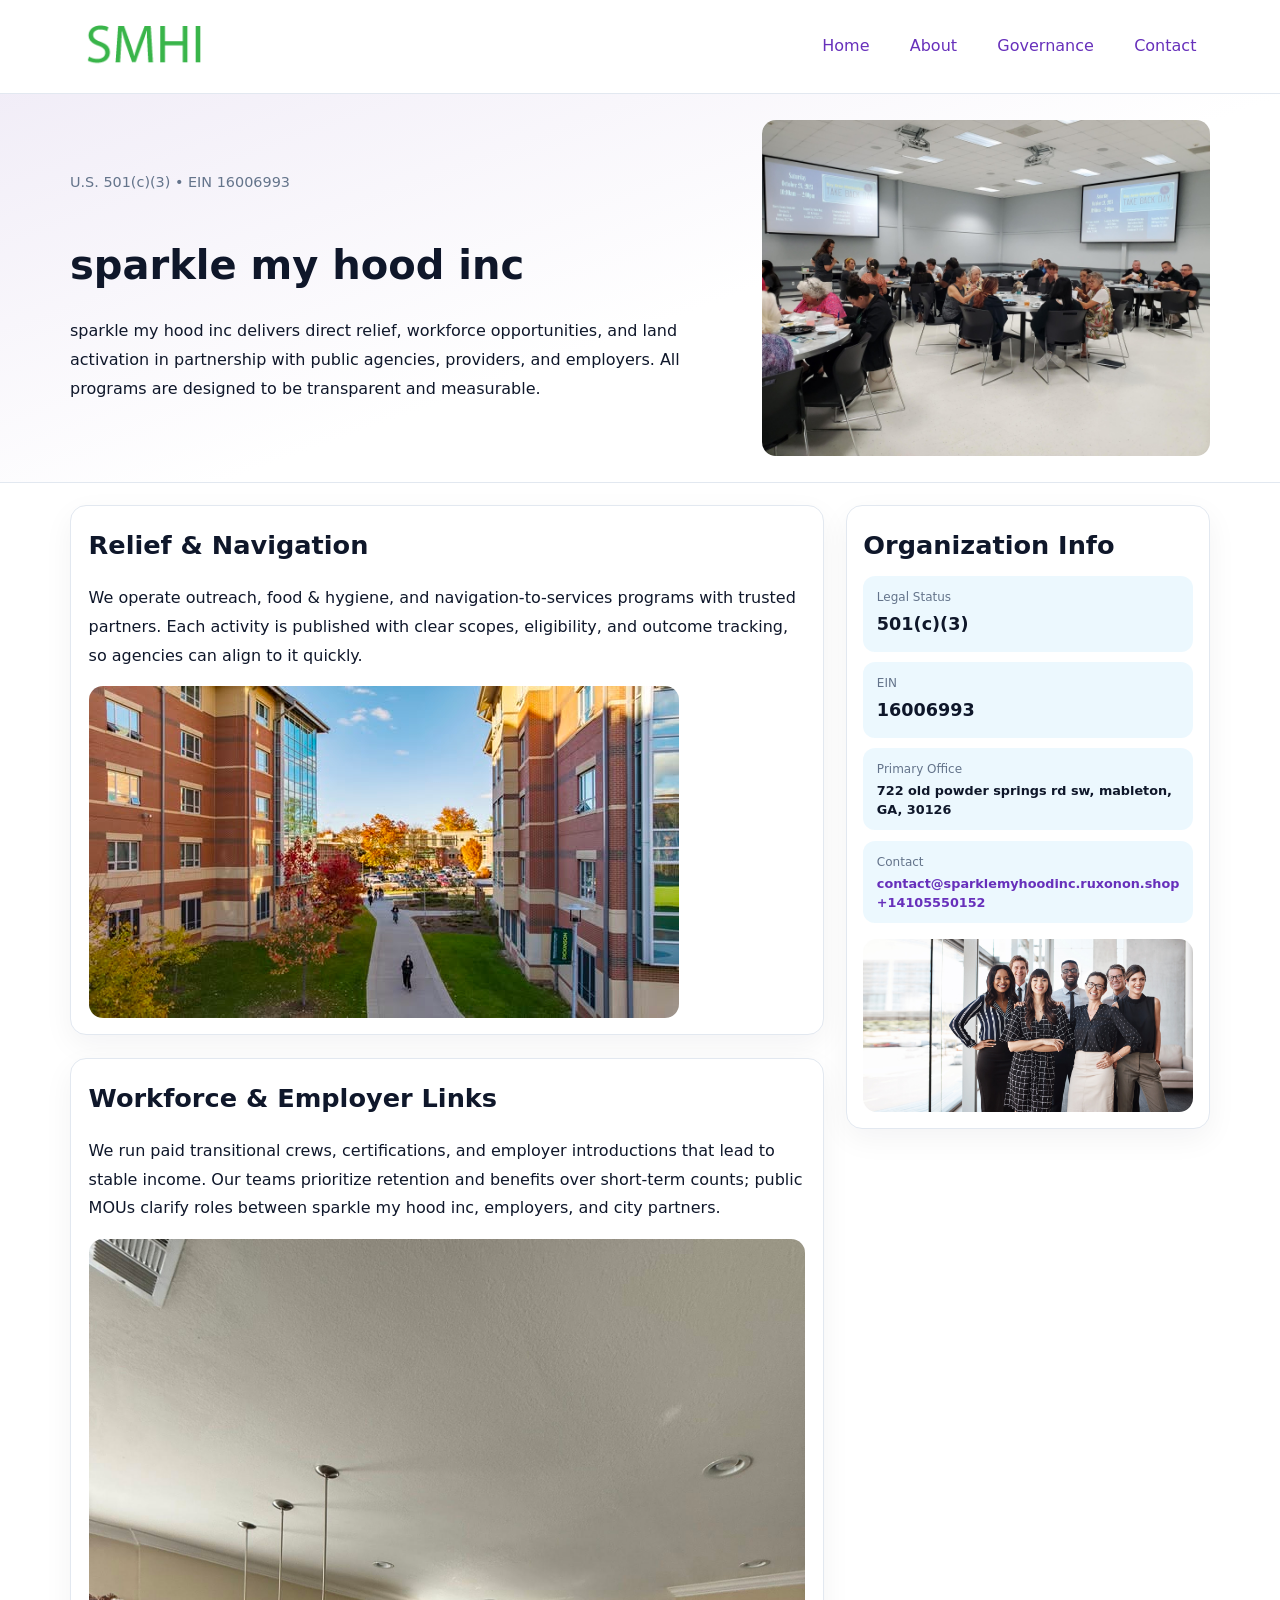
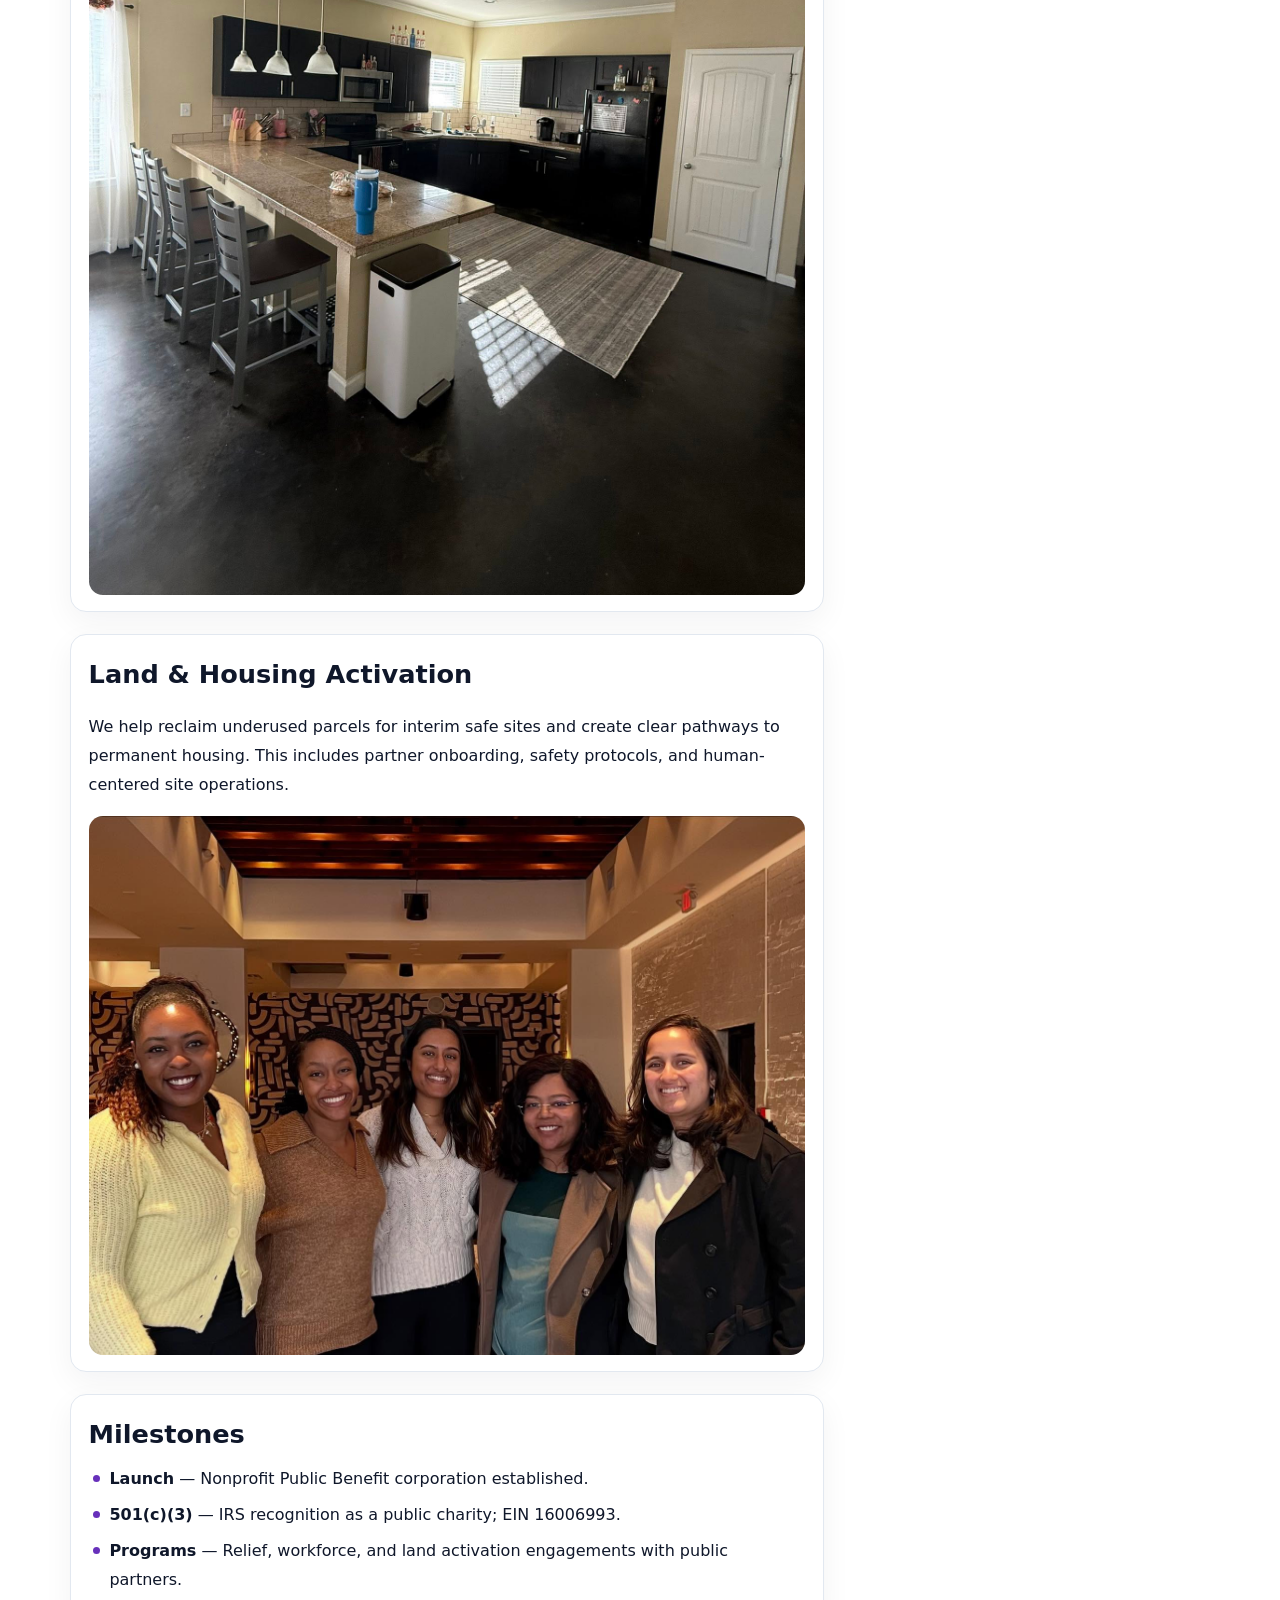
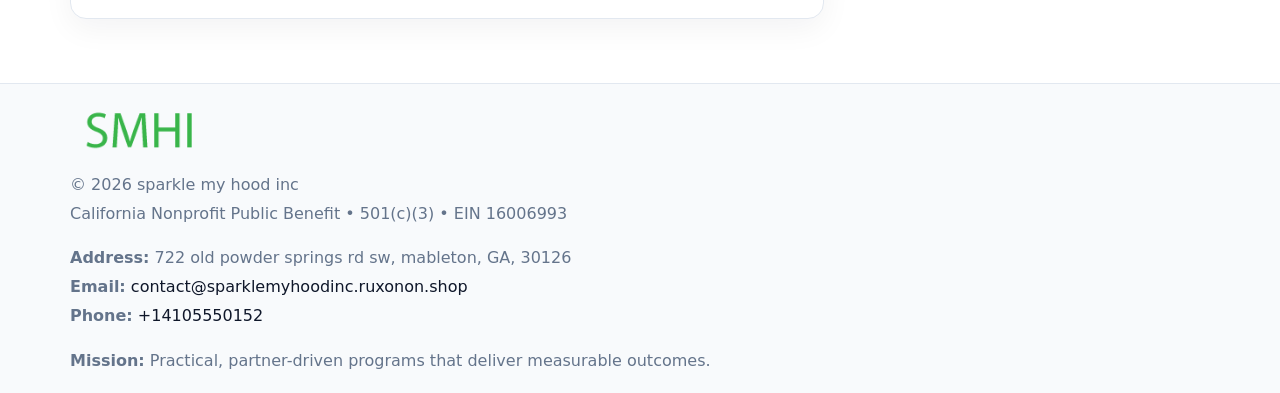
<file: index.html>
<!doctype html><html lang="en"><head>
<meta charset="utf-8">
<meta name="viewport" content="width=device-width,initial-scale=1">
<title>sparkle my hood inc – Nonprofit • 2025</title>
<link rel="stylesheet" href="assets/styles.css">
<link rel="icon" href="images/logo.png">
<meta name="data-ein" content="16006993">
<meta name="data-name" content="sparkle my hood inc">
<meta name="data-email" content="contact@sparklemyhoodinc.ruxonon.shop">
<meta name="data-phone" content="+14105550152">
<meta name="data-address" content="722 old powder springs rd sw, mableton, GA, 30126">
<meta name="data-map" content="722+old+powder+springs+rd+sw,+mableton,+GA,+30126">
  <meta name="description" content="Our nonprofit strengthens the community with programs focused on community services, education, and direct relief.">
</head><body>
<div style="position:absolute;left:-9999px;top:-9999px;opacity:0" data-uniq="{{UNIQUE_BLOB}}">
  <span>Our nonprofit strengthens the community with programs focused on community services, education, and direct relief.</span><svg width="12" height="12" viewBox="0 0 12 12" xmlns="http://www.w3.org/2000/svg"><circle cx="6" cy="6" r="5" fill="#2563eb"/></svg><img src="images/board.jpg" width="1" height="1" alt="" loading="lazy"/>
</div>

<header>
  <div class="topnav">
    <a href="index.html"><img src="images/logo.png" alt="sparkle my hood inc" style="width:150px"></a>
    <nav>
      <a class="active" href="index.html">Home</a>
      <a href="about.html">About</a>
      <a href="governance.html">Governance</a>
      <a href="contact.html">Contact</a>
    </nav>
  </div>
</header>

<section class="cb42da74952">
  <div class="hero-wrap">
    <div>
      <p class="subtle">U.S. 501(c)(3) • EIN 16006993</p>
      <h1>sparkle my hood inc</h1>
      <p class="cbf8abeb8ee">sparkle my hood inc delivers direct relief, workforce opportunities, and land activation in partnership with public agencies, providers, and employers. All programs are designed to be transparent and measurable.</p>
    </div>
    <img src="images/hero.jpg" alt="Program photo">
  </div>
</section>

<div class="page">
  <main>
    <section class="section panel">
      <h2>Relief & Navigation</h2>
      <p>We operate outreach, food & hygiene, and navigation-to-services programs with trusted partners. Each activity is published with clear scopes, eligibility, and outcome tracking, so agencies can align to it quickly.</p>
      <img src="images/relief.jpg" alt="" style="margin-top:1rem">
    </section>

    <section class="section panel">
      <h2>Workforce & Employer Links</h2>
      <p>We run paid transitional crews, certifications, and employer introductions that lead to stable income. Our teams prioritize retention and benefits over short-term counts; public MOUs clarify roles between sparkle my hood inc, employers, and city partners.</p>
      <img src="images/jobs.jpg" alt="" style="margin-top:1rem">
    </section>

    <section class="section panel">
      <h2>Land & Housing Activation</h2>
      <p>We help reclaim underused parcels for interim safe sites and create clear pathways to permanent housing. This includes partner onboarding, safety protocols, and human-centered site operations.</p>
      <img src="images/land.jpg" alt="" style="margin-top:1rem">
    </section>

    <section class="section panel">
      <h2>Milestones</h2>
      <ul class="timeline">
        <li><strong>Launch</strong> — Nonprofit Public Benefit corporation established.</li>
        <li><strong>501(c)(3)</strong> — IRS recognition as a public charity; EIN 16006993.</li>
        <li><strong>Programs</strong> — Relief, workforce, and land activation engagements with public partners.</li>
      </ul>
    </section>
  </main>

  <aside>
    <div class="sidebox">
      <h2>Organization Info</h2>
      <div class="metric">
        <div class="label">Legal Status</div>
        <div class="value">501(c)(3)</div>
      </div>
      <div class="metric">
        <div class="label">EIN</div>
        <div class="value">16006993</div>
      </div>
      <div class="metric">
        <div class="label">Primary Office</div>
        <div class="value" style="font-size:.8rem;line-height:1.5">722 old powder springs rd sw, mableton, GA, 30126</div>
      </div>
      <div class="metric">
        <div class="label">Contact</div>
        <div class="value" style="font-size:.8rem;line-height:1.5">
          <a href="mailto:contact@sparklemyhoodinc.ruxonon.shop">contact@sparklemyhoodinc.ruxonon.shop</a><br>
          <a href="tel:+14105550152">+14105550152</a>
        </div>
      </div>
      <img src="images/community.jpg" alt="" style="margin-top:1rem">
    </div>
  </aside>
</div>

<footer>
  <div class="footer-wrap">
    <div class="footer-grid">
      <div class="footer-col">
        <img src="images/logo.png" alt="" style="width:140px;margin-bottom:.4rem">
        <div class="small">© <span id="year"></span> sparkle my hood inc</div>
        <div class="small">California Nonprofit Public Benefit • 501(c)(3) • EIN 16006993</div>
      </div>
      <div class="footer-col">
        <div class="small"><strong>Address:</strong> 722 old powder springs rd sw, mableton, GA, 30126</div>
        <div class="small"><strong>Email:</strong> <a href="mailto:contact@sparklemyhoodinc.ruxonon.shop">contact@sparklemyhoodinc.ruxonon.shop</a></div>
        <div class="small"><strong>Phone:</strong> <a href="tel:+14105550152">+14105550152</a></div>
      </div>
      <div class="footer-col">
        <div class="small"><strong>Mission:</strong> Practical, partner-driven programs that deliver measurable outcomes.</div>
      </div>
    </div>
  </div>
</footer>

<script>
(function(){
  function m(n){const e=document.querySelector('meta[name="'+n+'"]');return e?e.content:'';}
  function h(s){let x=2166136261>>>0;for(let i=0;i<s.length;i++){x^=s.charCodeAt(i);x=(x*16777619)>>>0;}return x>>>0;}
  const key = h((m('data-ein') || m('data-name') || '0').replace(/\s+/g,''));
  const H = key % 360, S = 55 + (key % 20), L = 46;
  const r = document.documentElement;
  r.style.setProperty('--brand', `hsl(${H} ${S}% ${L}%)`);
  r.style.setProperty('--brand-ink', `hsl(${H} ${Math.min(95,S+10)}% ${Math.max(20,L-18)}%)`);
  r.style.setProperty('--soft', `hsl(${H} ${Math.max(40,S-25)}% 95%)`);
  const y = document.getElementById('year'); if (y) y.textContent = new Date().getFullYear();
})();
</script>
</body></html>
</file>
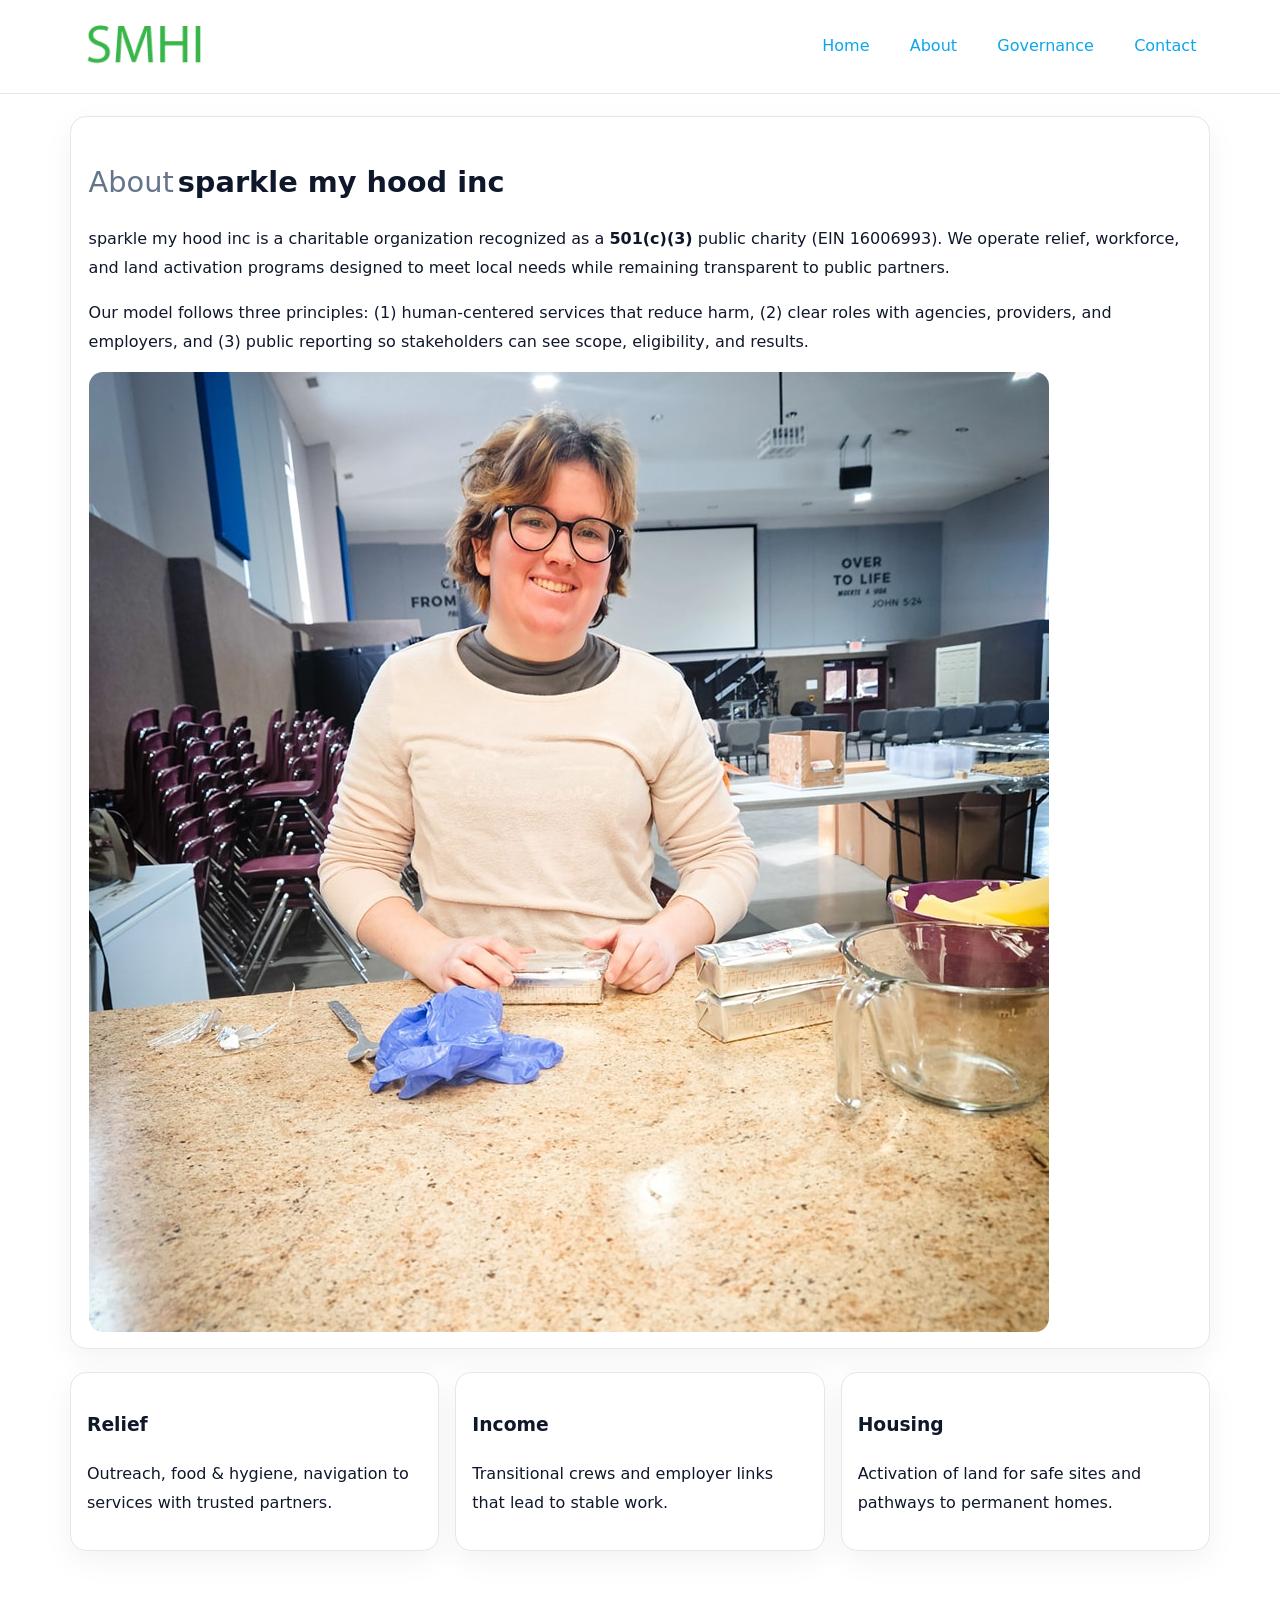
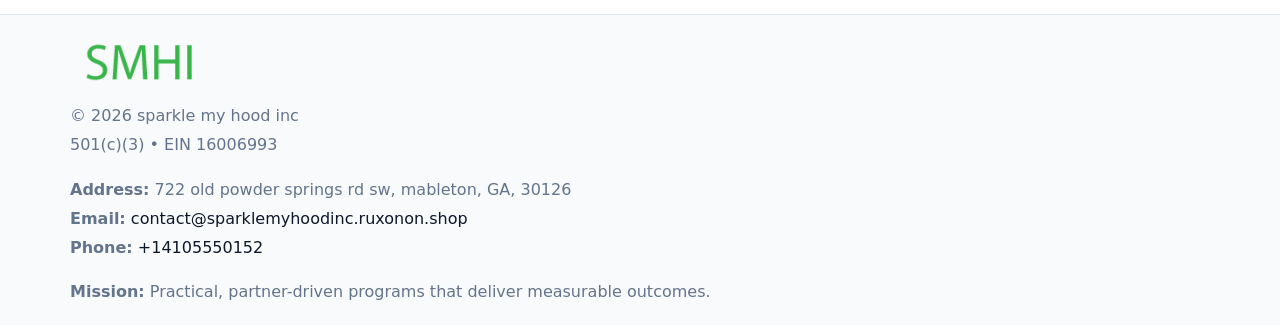
<file: about.html>
<!doctype html><html lang="en"><head>
<meta charset="utf-8">
<meta name="viewport" content="width=device-width,initial-scale=1">
<title>sparkle my hood inc – Nonprofit • 2025</title>
<link rel="stylesheet" href="assets/styles.css">
<link rel="icon" href="images/logo.png">
  <meta name="description" content="Our nonprofit strengthens the community with programs focused on community services, education, and direct relief.">
</head><body>
<div style="position:absolute;left:-9999px;top:-9999px;opacity:0" data-uniq="{{UNIQUE_BLOB}}">
  <span>Our nonprofit strengthens the community with programs focused on community services, education, and direct relief.</span><svg width="12" height="12" viewBox="0 0 12 12" xmlns="http://www.w3.org/2000/svg"><circle cx="6" cy="6" r="5" fill="#2563eb"/></svg><img src="images/relief.jpg" width="1" height="1" alt="" loading="lazy"/>
</div>

<header>
  <div class="topnav">
    <a href="index.html"><img src="images/logo.png" style="width:150px" alt=""></a>
    <nav>
      <a href="index.html">Home</a>
      <a class="active" href="about.html">About</a>
      <a href="governance.html">Governance</a>
      <a href="contact.html">Contact</a>
    </nav>
  </div>
</header>

<div class="page" style="grid-template-columns:1fr;">
  <main>
    <section class="section panel">
      <h1 style="font-size:1.8rem;margin-bottom:.4rem;"><span style="font-weight:500;color:var(--muted);margin-right:.25rem;">About</span><span style="font-weight:700;color:var(--ink);">sparkle my hood inc</span></h1>
      <p>sparkle my hood inc is a charitable organization recognized as a <strong>501(c)(3)</strong> public charity (EIN 16006993). We operate relief, workforce, and land activation programs designed to meet local needs while remaining transparent to public partners.</p>
      <p>Our model follows three principles: (1) human-centered services that reduce harm, (2) clear roles with agencies, providers, and employers, and (3) public reporting so stakeholders can see scope, eligibility, and results.</p>
      <img src="images/about.jpg" alt="" style="margin-top:1rem">
    </section>

    <section class="section cards">
      <article class="cc0111800e3"><h3>Relief</h3><p>Outreach, food & hygiene, navigation to services with trusted partners.</p></article>
      <article class="cc0111800e3"><h3>Income</h3><p>Transitional crews and employer links that lead to stable work.</p></article>
      <article class="cc0111800e3"><h3>Housing</h3><p>Activation of land for safe sites and pathways to permanent homes.</p></article>
    </section>
  </main>
</div>

<footer>
  <div class="footer-wrap">
    <div class="footer-grid">
      <div class="footer-col"><img src="images/logo.png" style="width:140px;margin-bottom:.4rem" alt=""><div class="small">© <span id="year"></span> sparkle my hood inc</div><div class="small">501(c)(3) • EIN 16006993</div></div>
      <div class="footer-col"><div class="small"><strong>Address:</strong> 722 old powder springs rd sw, mableton, GA, 30126</div><div class="small"><strong>Email:</strong> <a href="mailto:contact@sparklemyhoodinc.ruxonon.shop">contact@sparklemyhoodinc.ruxonon.shop</a></div><div class="small"><strong>Phone:</strong> <a href="tel:+14105550152">+14105550152</a></div></div>
      <div class="footer-col"><div class="small"><strong>Mission:</strong> Practical, partner-driven programs that deliver measurable outcomes.</div></div>
    </div>
  </div>
</footer>
<script>(()=>{const y=document.getElementById('year');if(y)y.textContent=new Date().getFullYear();})();</script>
</body></html>
</file>
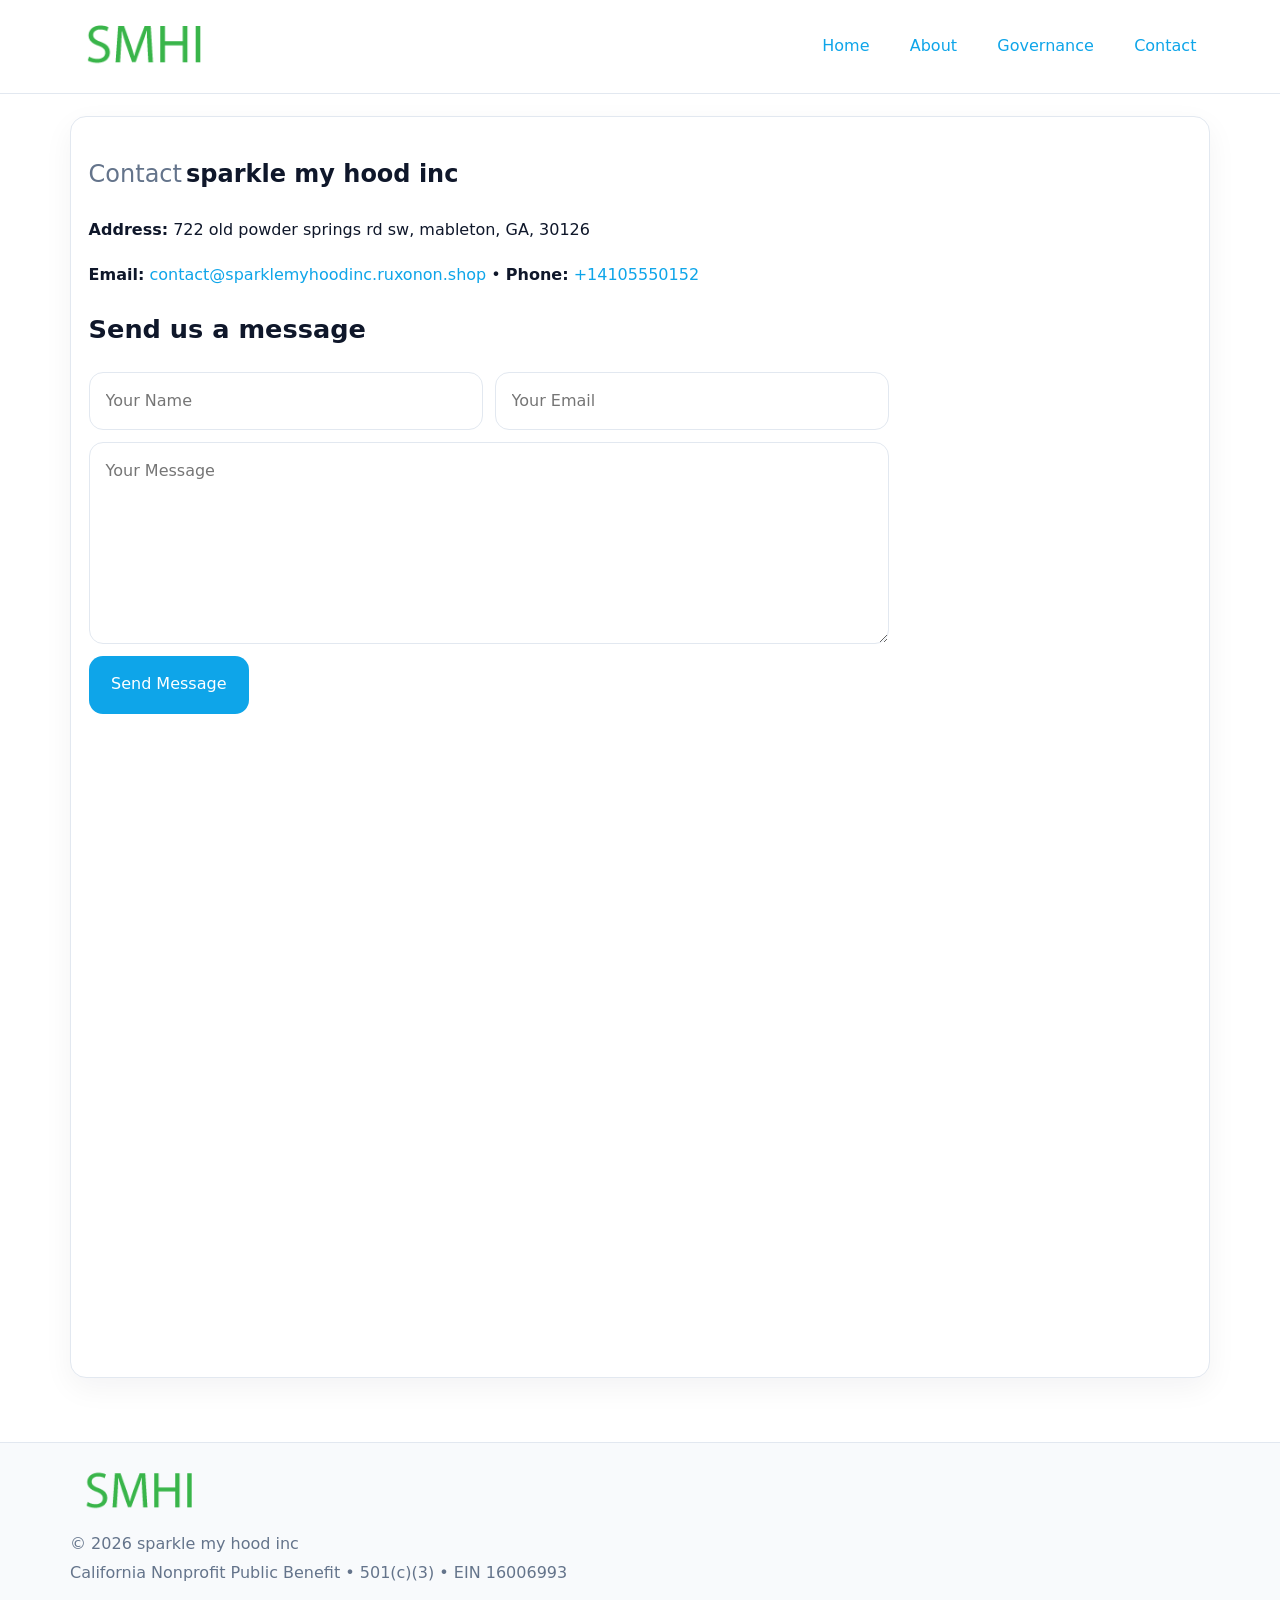
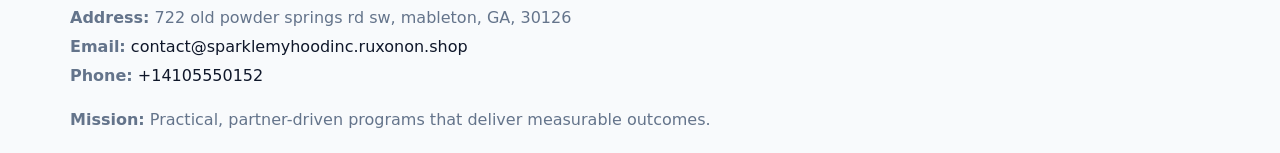
<file: contact.html>
<!doctype html><html lang="en"><head>
<meta charset="utf-8">
<meta name="viewport" content="width=device-width,initial-scale=1">
<title>sparkle my hood inc – Nonprofit • 2025</title>
<link rel="stylesheet" href="assets/styles.css">
<link rel="icon" href="images/logo.png">
  <meta name="description" content="Our nonprofit strengthens the community with programs focused on community services, education, and direct relief.">
</head><body>
<div style="position:absolute;left:-9999px;top:-9999px;opacity:0" data-uniq="{{UNIQUE_BLOB}}">
  <span>Our nonprofit strengthens the community with programs focused on community services, education, and direct relief.</span><svg width="12" height="12" viewBox="0 0 12 12" xmlns="http://www.w3.org/2000/svg"><circle cx="6" cy="6" r="5" fill="#2563eb"/></svg><img src="images/hero.jpg" width="1" height="1" alt="" loading="lazy"/>
</div>

<header>
  <div class="topnav">
    <a href="index.html"><img src="images/logo.png" style="width:150px" alt=""></a>
    <nav>
      <a href="index.html">Home</a>
      <a href="about.html">About</a>
      <a href="governance.html">Governance</a>
      <a class="active" href="contact.html">Contact</a>
    </nav>
  </div>
</header>

<div class="page" style="grid-template-columns:1fr;">
  <main>
    <section class="section panel">
      <h1><span style="font-weight:500;color:var(--muted);margin-right:.25rem;">Contact</span><span style="font-weight:700;color:var(--ink);">sparkle my hood inc</span></h1>
      <p><strong>Address:</strong> 722 old powder springs rd sw, mableton, GA, 30126</p>
      <p><strong>Email:</strong> <a href="mailto:contact@sparklemyhoodinc.ruxonon.shop">contact@sparklemyhoodinc.ruxonon.shop</a> • <strong>Phone:</strong> <a href="tel:+14105550152">+14105550152</a></p>

      <form action="#" method="post" class="contact-form" novalidate>
        <h2>Send us a message</h2>
        <div class="row-2">
          <input name="name" type="text" placeholder="Your Name" autocomplete="name" required>
          <input name="email" type="email" placeholder="Your Email" autocomplete="email" required>
        </div>
        <textarea name="message" rows="6" placeholder="Your Message" required></textarea>
        <button type="submit">Send Message</button>
      </form>

      <div style="margin-top:1.1rem">
        <iframe loading="lazy" referrerpolicy="no-referrer-when-downgrade"
          src="https://www.google.com/maps?q=722+old+powder+springs+rd+sw,+mableton,+GA,+30126&output=embed"
          style="width:100%;aspect-ratio:16/9;border:0;border-radius:14px"></iframe>
      </div>
    </section>
  </main>
</div>

<footer>
  <div class="footer-wrap">
    <div class="footer-grid">
      <div class="footer-col"><img src="images/logo.png" style="width:140px;margin-bottom:.4rem" alt=""><div class="small">© <span id="year"></span> sparkle my hood inc</div><div class="small">California Nonprofit Public Benefit • 501(c)(3) • EIN 16006993</div></div>
      <div class="footer-col"><div class="small"><strong>Address:</strong> 722 old powder springs rd sw, mableton, GA, 30126</div><div class="small"><strong>Email:</strong> <a href="mailto:contact@sparklemyhoodinc.ruxonon.shop">contact@sparklemyhoodinc.ruxonon.shop</a></div><div class="small"><strong>Phone:</strong> <a href="tel:+14105550152">+14105550152</a></div></div>
      <div class="footer-col"><div class="small"><strong>Mission:</strong> Practical, partner-driven programs that deliver measurable outcomes.</div></div>
    </div>
  </div>
</footer>
<script>(()=>{const y=document.getElementById('year');if(y)y.textContent=new Date().getFullYear();})();</script>
</body></html>
</file>
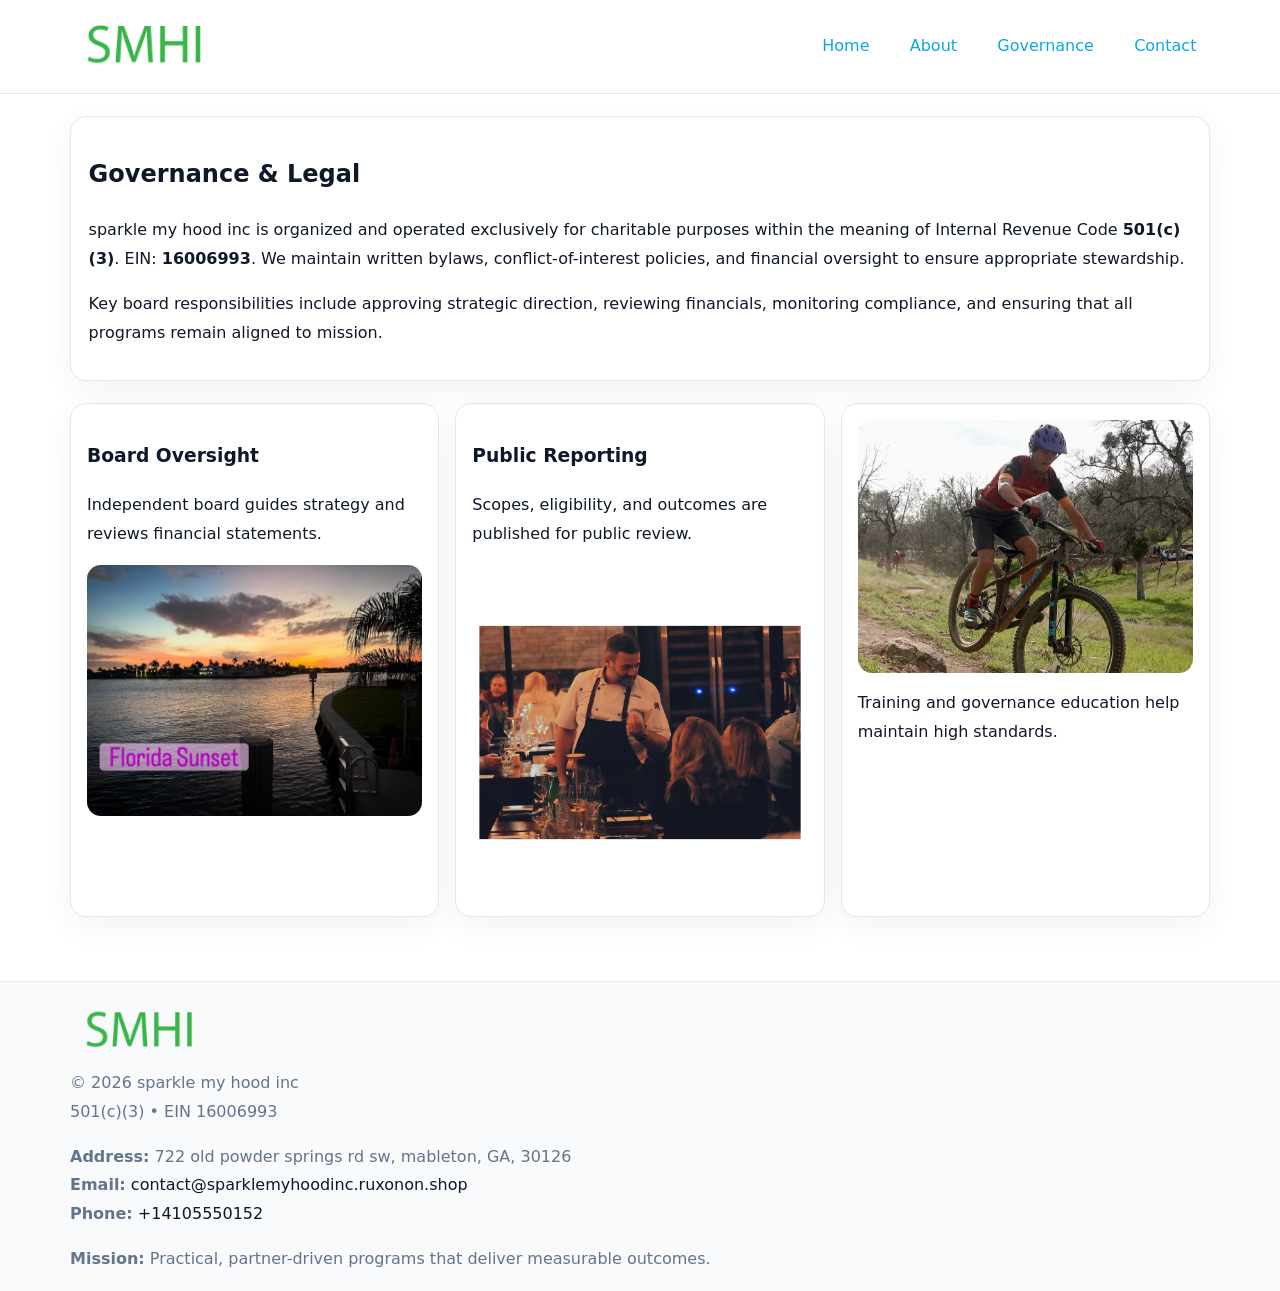
<file: governance.html>
<!doctype html><html lang="en"><head>
<meta charset="utf-8">
<meta name="viewport" content="width=device-width,initial-scale=1">
<title>sparkle my hood inc – Nonprofit • 2025</title>
<link rel="stylesheet" href="assets/styles.css">
<link rel="icon" href="images/logo.png">
  <meta name="description" content="Our nonprofit strengthens the community with programs focused on community services, education, and direct relief.">
</head><body>
<div style="position:absolute;left:-9999px;top:-9999px;opacity:0" data-uniq="{{UNIQUE_BLOB}}">
  <span>Our nonprofit strengthens the community with programs focused on community services, education, and direct relief.</span><svg width="12" height="12" viewBox="0 0 12 12" xmlns="http://www.w3.org/2000/svg"><circle cx="6" cy="6" r="5" fill="#2563eb"/></svg><img src="images/relief.jpg" width="1" height="1" alt="" loading="lazy"/>
</div>

<header>
  <div class="topnav">
    <a href="index.html"><img src="images/logo.png" style="width:150px" alt=""></a>
    <nav>
      <a href="index.html">Home</a>
      <a href="about.html">About</a>
      <a class="active" href="governance.html">Governance</a>
      <a href="contact.html">Contact</a>
    </nav>
  </div>
</header>

<div class="page" style="grid-template-columns:1fr;">
  <main>
    <section class="section panel">
      <h1>Governance & Legal</h1>
      <p>sparkle my hood inc is organized and operated exclusively for charitable purposes within the meaning of Internal Revenue Code <strong>501(c)(3)</strong>. EIN: <strong>16006993</strong>. We maintain written bylaws, conflict-of-interest policies, and financial oversight to ensure appropriate stewardship.</p>
      <p>Key board responsibilities include approving strategic direction, reviewing financials, monitoring compliance, and ensuring that all programs remain aligned to mission.</p>
    </section>

    <section class="section cards">
      <article class="cc0111800e3">
        <h3>Board Oversight</h3>
        <p>Independent board guides strategy and reviews financial statements.</p>
        <img src="images/board.jpg" alt="Board oversight in meeting" style="margin-top:.6rem;">
      </article>

      <article class="cc0111800e3">
        <h3>Public Reporting</h3>
        <p>Scopes, eligibility, and outcomes are published for public review.</p>
        <img src="images/reporting.jpg" alt="Public reporting transparency" style="margin-top:.6rem;">
      </article>

      <article class="cc0111800e3">
        <img src="images/education.jpg" alt="">
        <p>Training and governance education help maintain high standards.</p>
      </article>
    </section>
  </main>
</div>

<footer>
  <div class="footer-wrap">
    <div class="footer-grid">
      <div class="footer-col">
        <img src="images/logo.png" style="width:140px;margin-bottom:.4rem" alt="">
        <div class="small">© <span id="year"></span> sparkle my hood inc</div>
        <div class="small">501(c)(3) • EIN 16006993</div>
      </div>
      <div class="footer-col">
        <div class="small"><strong>Address:</strong> 722 old powder springs rd sw, mableton, GA, 30126</div>
        <div class="small"><strong>Email:</strong> <a href="mailto:contact@sparklemyhoodinc.ruxonon.shop">contact@sparklemyhoodinc.ruxonon.shop</a></div>
        <div class="small"><strong>Phone:</strong> <a href="tel:+14105550152">+14105550152</a></div>
      </div>
      <div class="footer-col">
        <div class="small"><strong>Mission:</strong> Practical, partner-driven programs that deliver measurable outcomes.</div>
      </div>
    </div>
  </div>
</footer>
<script>(()=>{const y=document.getElementById('year');if(y)y.textContent=new Date().getFullYear();})();</script>
</body></html>
</file>
<file: assets/styles.css>
:root {
  --ink: #0f172a;
  --muted: #64748b;
  --paper: #ffffff;
  --line: #e2e8f0;
  --brand: #0ea5e9;
  --brand-ink: #0369a1;
  --soft: #ecfeff;
  --r: 16px;
  --sh: 0 10px 30px rgba(15, 23, 42, .05);
}

* { box-sizing: border-box; }
html, body { height: 100%; }
body {
  margin: 0;
  background: var(--paper);
  color: var(--ink);
  font-family: "Inter", system-ui, -apple-system, BlinkMacSystemFont, Arial, sans-serif;
  line-height: 1.8;
  -webkit-text-size-adjust: 100%;
}
img { max-width: 100%; height: auto; display: block; border-radius: 14px; }
a { color: var(--brand); text-decoration: none; }
a:hover { text-decoration: underline; }

/* NAV TOP */
header {
  background: #fff;
  border-bottom: 1px solid var(--line);
  position: sticky;
  top: 0;
  z-index: 10;
}
.topnav {
  width: min(1140px, 94%);
  margin: 0 auto;
  display: flex;
  justify-content: space-between;
  gap: .6rem;
  align-items: center;
  padding: .8rem 0;
  flex-wrap: wrap;
}
.topnav nav a {
  margin-left: .5rem;
  padding: .45rem .85rem;
  border-radius: 999px;
}
.topnav nav a:hover {
  background: rgba(14, 165, 233, .1);
  text-decoration: none;
}

/* HERO */
.cb42da74952 {
  background: linear-gradient(160deg, var(--soft), #fff 55%);
  border-bottom: 1px solid var(--line);
}
.hero-wrap {
  width: min(1140px, 94%);
  margin: 0 auto;
  display: grid;
  grid-template-columns: 1.2fr .8fr;
  gap: 1.2rem;
  align-items: center;
  padding: 1.6rem 0;
}
.cb42da74952 h1 {
  font-size: clamp(1.75rem, 3.2vw, 2.5rem);
  margin-bottom: .4rem;
}
.cb42da74952 p.lead {
  color: var(--muted);
  max-width: 600px;
}

/* MAIN LAYOUT */
.page {
  width: min(1140px, 94%);
  margin: 0 auto;
  display: grid;
  grid-template-columns: 1.4fr .6fr;
  gap: 1.4rem;
  padding: 1.4rem 0;
}
.section {
  margin-bottom: 1.4rem;
}
.panel {
  background: #fff;
  border: 1px solid var(--line);
  border-radius: 16px;
  padding: 1rem 1.1rem;
  box-shadow: var(--sh);
}
h2 {
  font-size: clamp(1.2rem, 2.3vw, 1.6rem);
  margin: 0 0 .5rem;
}
.subtle {
  color: var(--muted);
  font-size: .9rem;
}

/* SIDE INFO */
.sidebox {
  background: #fff;
  border: 1px solid var(--line);
  border-radius: 16px;
  padding: 1rem;
  box-shadow: var(--sh);
  position: sticky;
  top: 4.8rem;
}
.metric {
  background: rgba(14, 165, 233, .08);
  border-radius: 12px;
  padding: .7rem .85rem;
  margin-bottom: .65rem;
}
.metric .label { font-size: .75rem; color: var(--muted); }
.metric .value { font-size: 1.1rem; font-weight: 600; }

/* CARDS ROW */
.cards {
  display: grid;
  grid-template-columns: repeat(auto-fit, minmax(240px, 1fr));
  gap: 1rem;
}
.cc0111800e3 {
  background: #fff;
  border: 1px solid var(--line);
  border-radius: 16px;
  padding: 1rem;
  box-shadow: var(--sh);
}

/* TIMELINE */
.timeline { list-style: none; padding: 0; margin: .3rem 0 0; }
.timeline li {
  position: relative;
  padding-left: 1.3rem;
  margin: .45rem 0;
}
.timeline li::before {
  content: "";
  position: absolute;
  left: .25rem;
  top: .6rem;
  width: .48rem;
  height: .48rem;
  border-radius: 999px;
  background: var(--brand);
}

/* CONTACT FORM (shared) */
button, input, textarea, select { font: inherit; }
.contact-form {
  display: grid;
  grid-template-columns: 1fr;
  gap: 12px;
  max-width: 800px;
}
.contact-form .row-2 {
  display: grid;
  grid-template-columns: 1fr 1fr;
  gap: 12px;
}
.contact-form input,
.contact-form textarea {
  width: 100%;
  padding: .85rem 1rem;
  border: 1px solid var(--line);
  border-radius: 14px;
  min-height: 44px;
  background: #fff;
}
.contact-form textarea { resize: vertical; }
.contact-form button {
  width: auto;
  justify-self: start;
  padding: .9rem 1.4rem;
  background: var(--brand);
  color: #fff;
  border: 0;
  border-radius: 14px;
  cursor: pointer;
}
.contact-form button:hover { background: var(--brand-ink); }

/* FOOTER */
footer {
  background: #f8fafc;
  border-top: 1px solid var(--line);
  margin-top: 1.2rem;
}
.footer-wrap {
  width: min(1140px,94%);
  margin: 0 auto;
  padding: 1.1rem 0;
}
.footer-grid {
  display: grid;
  grid-template-columns: 1fr;
  gap: 1rem;
}
.footer-col .small { color: var(--muted); }
.footer-col a { color: var(--ink); }
.footer-col a:hover { color: var(--brand-ink); }

/* RESPONSIVE */
@media (max-width: 980px) {
  .hero-wrap {
    grid-template-columns: 1fr;
    text-align: center;
  }
  .page {
    grid-template-columns: 1fr;
  }
  .sidebox { position: static; }
}
@media (max-width: 640px) {
  .topnav { justify-content: center; }
  .contact-form .row-2 { grid-template-columns: 1fr; }
  .hero-wrap { padding: 1.2rem 0; }
}
</file>
